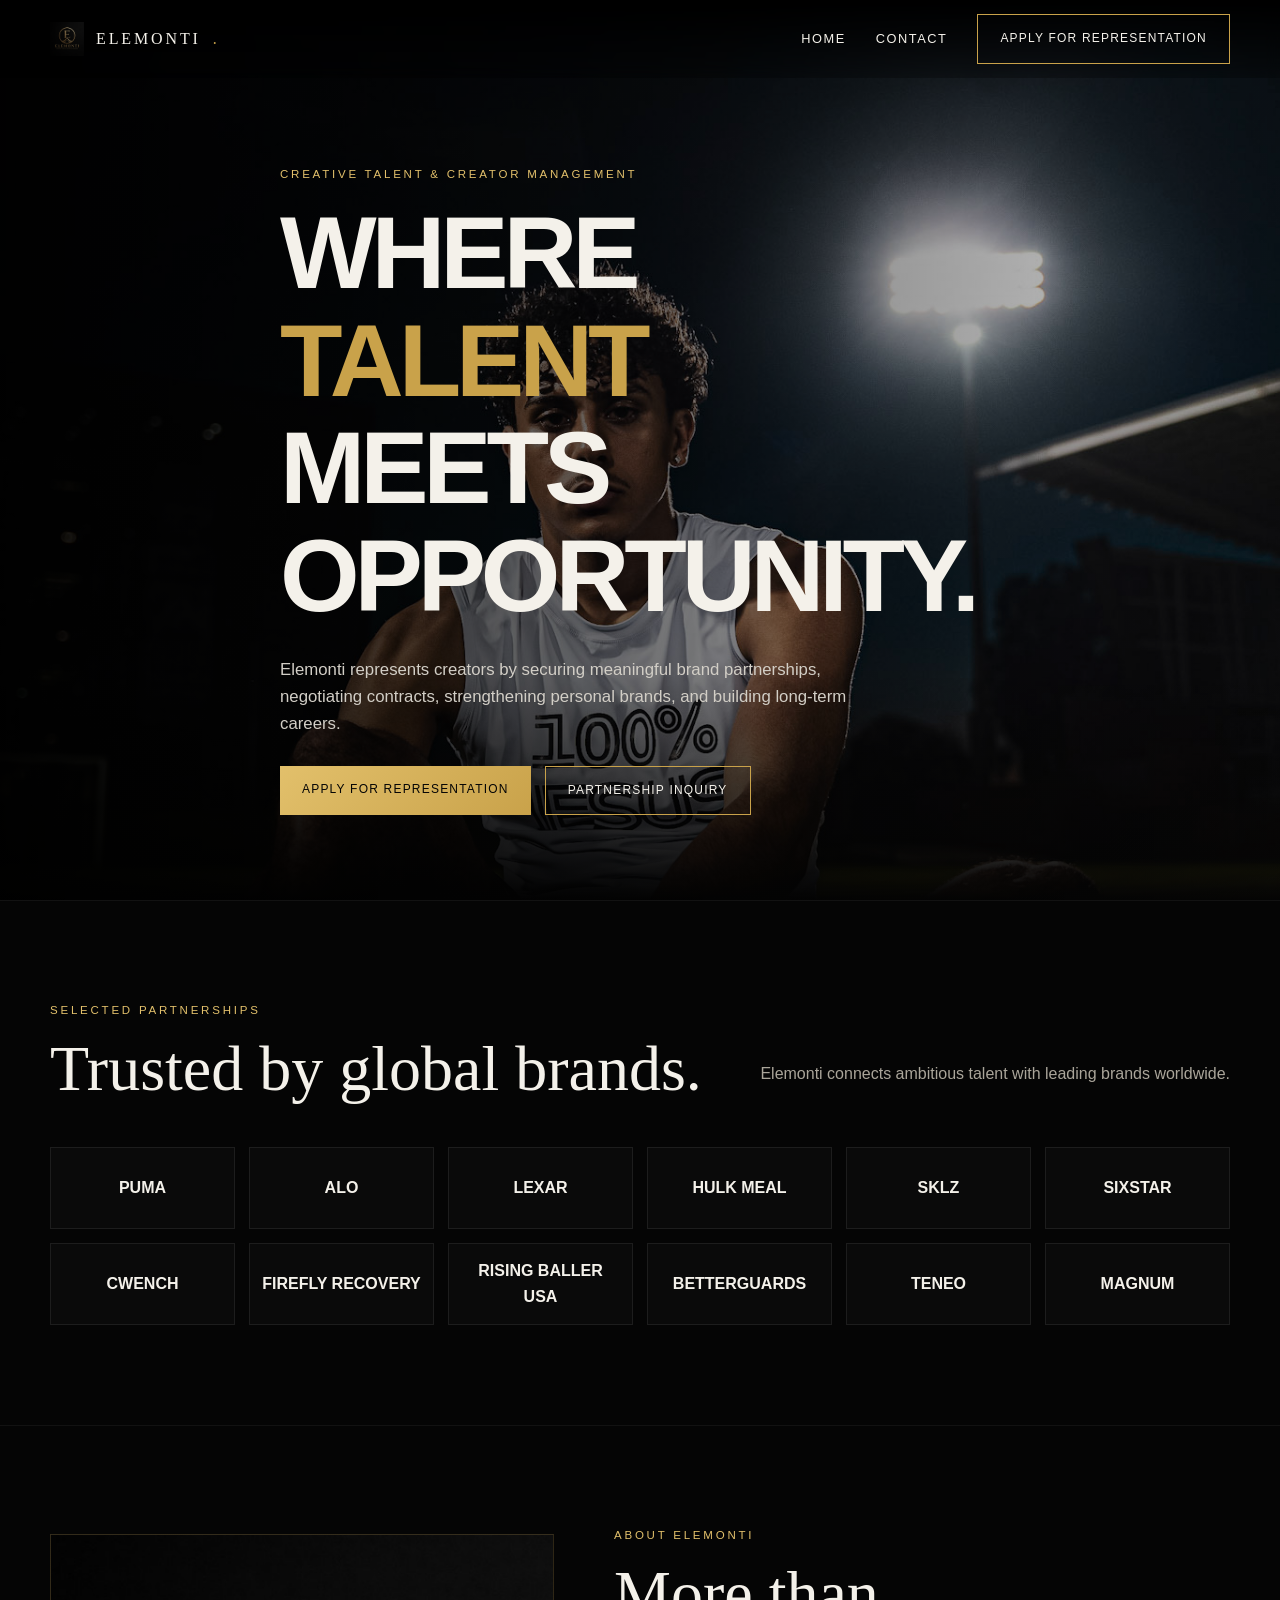
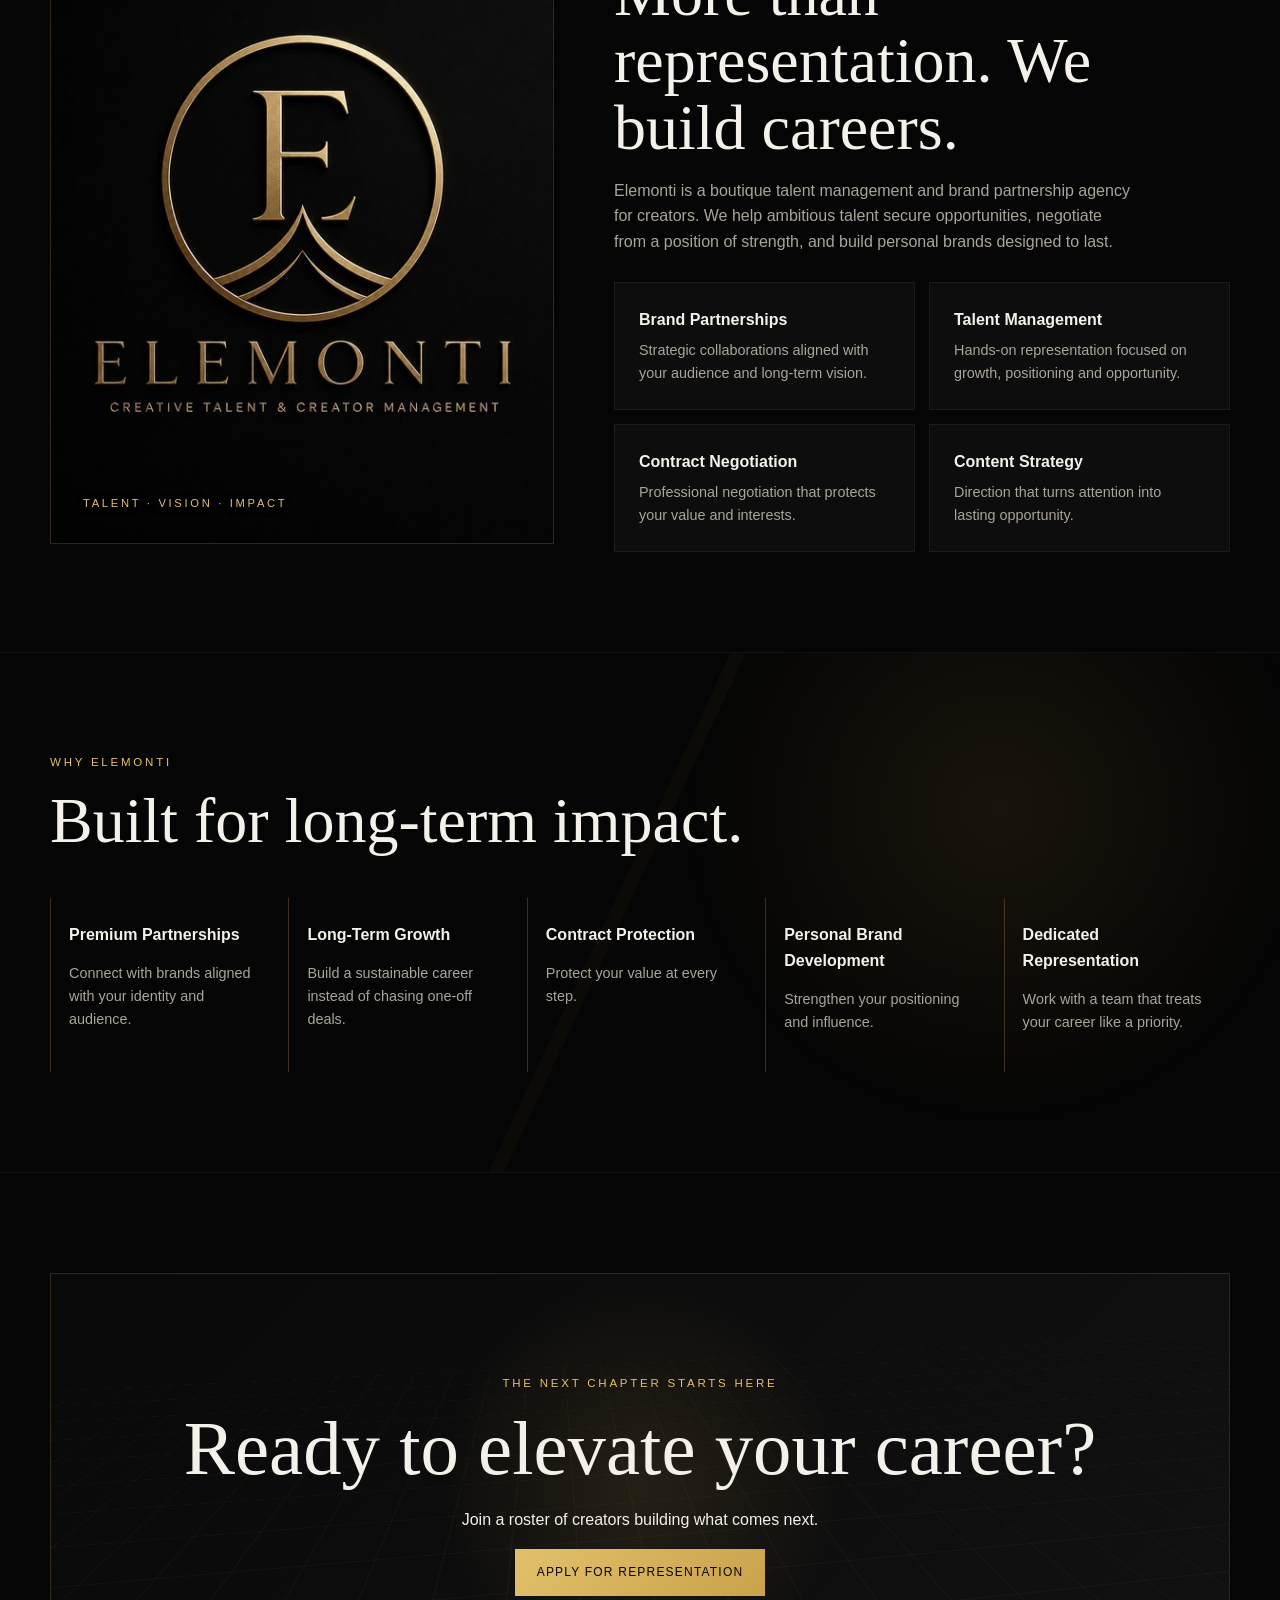
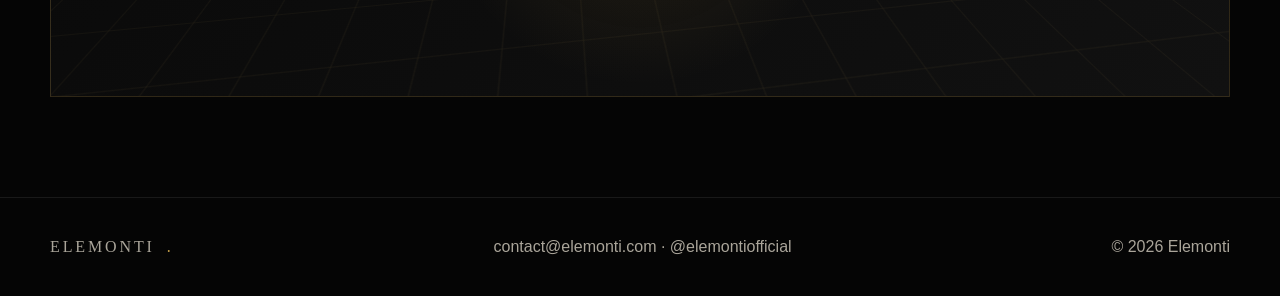
<file: index.html>
<!doctype html>
<html lang="en">
<head>
  <meta charset="utf-8">
  <meta name="viewport" content="width=device-width,initial-scale=1">
  <title>Elemonti — Talent & Creator Management</title>
  <meta name="description" content="Elemonti represents creators through brand partnerships, contract negotiation, content strategy and long-term career development.">
  <link rel="icon" type="image/png" sizes="32x32" href="assets/favicon-32.png">
  <link rel="icon" type="image/png" sizes="16x16" href="assets/favicon-16.png">
  <link rel="stylesheet" href="styles.css">
</head>
<body>
<header>
  <div class="container nav">
    <a class="brand" href="index.html"><img src="assets/logo-icon.png" alt="" class="brand-mark">ELEMONTI<span>.</span></a>
    <nav>
      <a href="index.html" class="nav-home">Home</a>
      <a href="contact.html">Contact</a>
      <a class="btn nav-apply" href="contact.html?inquiry=representation#inquiry-form"><span class="btn-full">Apply for Representation</span><span class="btn-short">Apply</span></a>
    </nav>
  </div>
</header>

<main>
  <section class="hero">
    <div class="container hero-content">
      <div class="eyebrow">Creative talent & creator management</div>
      <h1>Where <span>Talent</span><br>Meets Opportunity.</h1>
      <p>Elemonti represents creators by securing meaningful brand partnerships, negotiating contracts, strengthening personal brands, and building long-term careers.</p>
      <div class="actions">
        <a class="btn primary" href="contact.html?inquiry=representation#inquiry-form">Apply for Representation</a>
        <a class="btn" href="contact.html?inquiry=partnership#inquiry-form">Partnership Inquiry</a>
      </div>
    </div>
  </section>

  <section class="section">
    <div class="container">
      <div class="section-title">
        <div>
          <div class="eyebrow">Selected partnerships</div>
          <h2>Trusted by global brands.</h2>
        </div>
        <p>Elemonti connects ambitious talent with leading brands worldwide.</p>
      </div>
      <div class="logos" aria-label="Brand partners">
        <div class="logo">PUMA</div><div class="logo">ALO</div><div class="logo">LEXAR</div><div class="logo">HULK MEAL</div><div class="logo">SKLZ</div><div class="logo">SIXSTAR</div><div class="logo">CWENCH</div><div class="logo">FIREFLY RECOVERY</div><div class="logo">RISING BALLER USA</div><div class="logo">BETTERGUARDS</div><div class="logo">TENEO</div><div class="logo">MAGNUM</div>
      </div>
    </div>
  </section>

  <section class="section">
    <div class="container about">
      <div class="abstract-visual abstract-about" aria-hidden="true">
        <img src="assets/logo-mark.jpg" alt="" class="about-logo">
        <div class="abstract-caption">Talent · Vision · Impact</div>
      </div>
      <div class="copy">
        <div class="eyebrow">About Elemonti</div>
        <h2>More than representation. We build careers.</h2>
        <p>Elemonti is a boutique talent management and brand partnership agency for creators. We help ambitious talent secure opportunities, negotiate from a position of strength, and build personal brands designed to last.</p>
        <div class="services">
          <div class="service"><b>Brand Partnerships</b><span>Strategic collaborations aligned with your audience and long-term vision.</span></div>
          <div class="service"><b>Talent Management</b><span>Hands-on representation focused on growth, positioning and opportunity.</span></div>
          <div class="service"><b>Contract Negotiation</b><span>Professional negotiation that protects your value and interests.</span></div>
          <div class="service"><b>Content Strategy</b><span>Direction that turns attention into lasting opportunity.</span></div>
        </div>
      </div>
    </div>
  </section>

  <section class="section why-section">
    <div class="container">
      <div class="section-title">
        <div>
          <div class="eyebrow">Why Elemonti</div>
          <h2>Built for long-term impact.</h2>
        </div>
      </div>
      <div class="why">
        <div><b>Premium Partnerships</b><p>Connect with brands aligned with your identity and audience.</p></div>
        <div><b>Long-Term Growth</b><p>Build a sustainable career instead of chasing one-off deals.</p></div>
        <div><b>Contract Protection</b><p>Protect your value at every step.</p></div>
        <div><b>Personal Brand Development</b><p>Strengthen your positioning and influence.</p></div>
        <div><b>Dedicated Representation</b><p>Work with a team that treats your career like a priority.</p></div>
      </div>
    </div>
  </section>

  <section class="section">
    <div class="container">
      <div class="cta">
        <div class="cta-grid" aria-hidden="true"></div>
        <div class="cta-content">
          <div class="eyebrow">The next chapter starts here</div>
          <h2>Ready to elevate your career?</h2>
          <p>Join a roster of creators building what comes next.</p>
          <a class="btn primary" href="contact.html?inquiry=representation#inquiry-form">Apply for Representation</a>
        </div>
      </div>
    </div>
  </section>
</main>

<footer>
  <div class="container footer">
    <div class="brand">ELEMONTI<span>.</span></div>
    <div>contact@elemonti.com · @elemontiofficial</div>
    <div>© 2026 Elemonti</div>
  </div>
</footer>
<script src="script.js"></script>
</body>
</html>
</file>
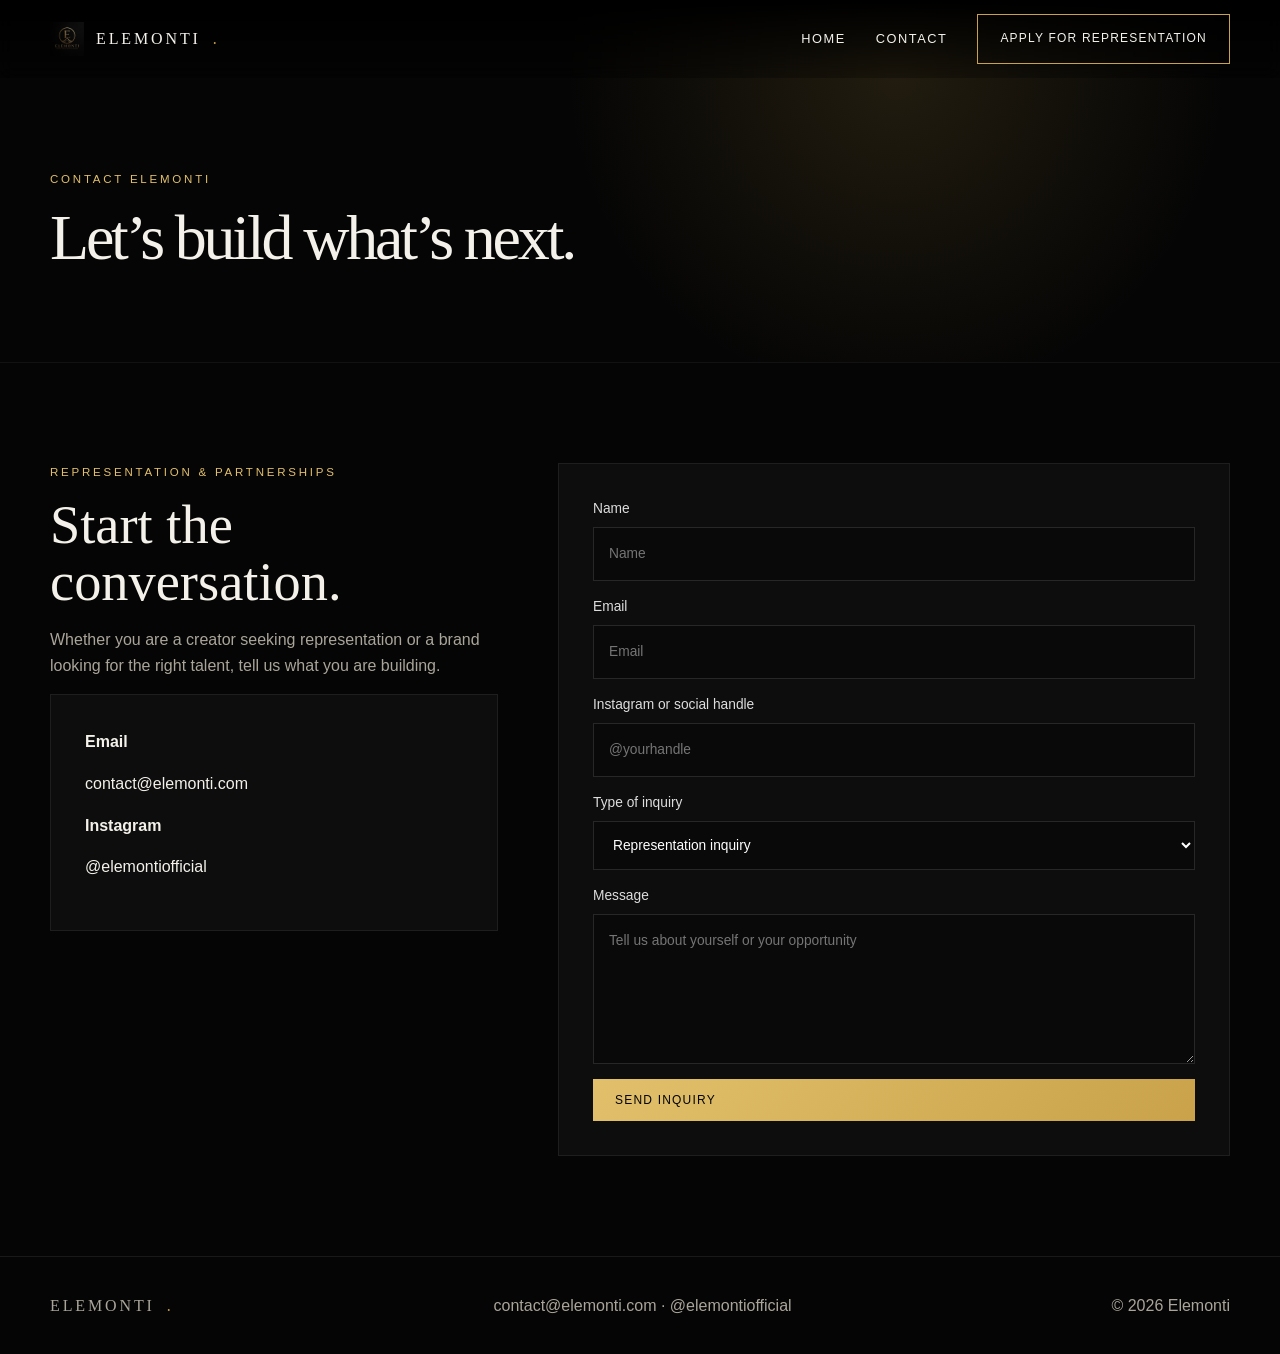
<file: contact.html>
<!doctype html>
<html lang="en">
<head>
  <meta charset="utf-8">
  <meta name="viewport" content="width=device-width,initial-scale=1">
  <title>Contact — Elemonti</title>
  <meta name="description" content="Contact Elemonti for representation and brand partnership inquiries.">
  <link rel="icon" type="image/png" sizes="32x32" href="assets/favicon-32.png">
  <link rel="icon" type="image/png" sizes="16x16" href="assets/favicon-16.png">
  <link rel="stylesheet" href="styles.css">
</head>
<body>
<header>
  <div class="container nav">
    <a class="brand" href="index.html"><img src="assets/logo-icon.png" alt="" class="brand-mark">ELEMONTI<span>.</span></a>
    <nav>
      <a href="index.html" class="nav-home">Home</a>
      <a href="contact.html">Contact</a>
      <a class="btn nav-apply" href="contact.html?inquiry=representation#inquiry-form"><span class="btn-full">Apply for Representation</span><span class="btn-short">Apply</span></a>
    </nav>
  </div>
</header>

<main>
  <section class="page-hero">
    <div class="container">
      <div class="eyebrow">Contact Elemonti</div>
      <h1>Let’s build what’s next.</h1>
    </div>
  </section>

  <section class="section">
    <div class="container contact">
      <div>
        <div class="eyebrow">Representation & partnerships</div>
        <h2 class="contact-heading">Start the conversation.</h2>
        <p class="contact-copy">Whether you are a creator seeking representation or a brand looking for the right talent, tell us what you are building.</p>
        <div class="card">
          <b>Email</b><p>contact@elemonti.com</p>
          <b>Instagram</b><p>@elemontiofficial</p>
        </div>
      </div>

      <div class="card" id="inquiry-form">
        <form action="mailto:contact@elemonti.com" method="post" enctype="text/plain">
          <label>Name<input name="name" placeholder="Name" required></label>
          <label>Email<input type="email" name="email" placeholder="Email" required></label>
          <label>Instagram or social handle<input name="social" placeholder="@yourhandle"></label>
          <label>Type of inquiry
            <select name="inquiry" id="inquiry-select">
              <option value="representation">Representation inquiry</option>
              <option value="partnership">Brand partnership inquiry</option>
              <option value="general">General inquiry</option>
            </select>
          </label>
          <label>Message<textarea name="message" placeholder="Tell us about yourself or your opportunity" required></textarea></label>
          <button class="btn primary" type="submit">Send Inquiry</button>
        </form>
      </div>
    </div>
  </section>
</main>

<footer>
  <div class="container footer">
    <div class="brand">ELEMONTI<span>.</span></div>
    <div>contact@elemonti.com · @elemontiofficial</div>
    <div>© 2026 Elemonti</div>
  </div>
</footer>
<script src="script.js"></script>
</body>
</html>
</file>
<file: styles.css>
:root{--bg:#050505;--panel:#0d0d0d;--text:#f4f1ea;--muted:#aaa59a;--gold:#c9a24a;--gold2:#e2c06b;--line:rgba(201,162,74,.28);--max:1180px}
*{box-sizing:border-box}html{scroll-behavior:smooth}body{margin:0;background:var(--bg);color:var(--text);font-family:Arial,sans-serif;line-height:1.6}a{color:inherit;text-decoration:none}img{display:block;max-width:100%}.container{width:min(var(--max),calc(100% - 40px));margin:auto}
header{position:fixed;inset:0 0 auto;z-index:20;background:linear-gradient(#000,rgba(0,0,0,.25));backdrop-filter:blur(8px)}.nav{height:78px;display:flex;align-items:center;justify-content:space-between}.brand{font-family:Georgia,serif;letter-spacing:.18em;display:inline-flex;align-items:center;gap:12px}.brand span{color:var(--gold)}.brand-mark{width:34px;height:34px;object-fit:contain;display:block}nav{display:flex;gap:30px;align-items:center;text-transform:uppercase;font-size:.8rem;letter-spacing:.12em}nav a:not(.btn){transition:color .25s ease}nav a:not(.btn):hover{color:var(--gold2)}
.btn{display:inline-flex;padding:14px 22px;border:1px solid var(--gold);text-transform:uppercase;font-size:.75rem;letter-spacing:.1em;transition:.25s;cursor:pointer}.btn-short{display:none}.btn.primary{background:linear-gradient(135deg,var(--gold2),var(--gold));color:#050505;border:0}.btn:hover{transform:translateY(-2px);box-shadow:0 12px 34px rgba(201,162,74,.14)}
.hero{min-height:100vh;display:grid;align-items:center;position:relative;overflow:hidden}.hero:before{content:"";position:absolute;inset:0;background:linear-gradient(90deg,rgba(0,0,0,.94),rgba(0,0,0,.55) 48%,rgba(0,0,0,.18)),linear-gradient(0deg,#050505,transparent 25%),url('assets/christopher.jpg') center 35%/cover no-repeat;filter:saturate(.75)}.hero-content{position:relative;z-index:2;max-width:720px;padding-top:80px}.eyebrow{color:var(--gold2);text-transform:uppercase;letter-spacing:.24em;font-size:.72rem;margin-bottom:16px}h1,h2,h3{line-height:1.05;margin:0}h1{font-size:clamp(3.5rem,8vw,7.5rem);text-transform:uppercase;letter-spacing:-.05em}h1 span{color:var(--gold)}.hero p{max-width:620px;color:#d2cec6;font-size:1.05rem;margin:28px 0}.actions{display:flex;gap:14px;flex-wrap:wrap}
.section{padding:100px 0;border-top:1px solid rgba(255,255,255,.05)}.section-title{display:flex;justify-content:space-between;gap:30px;align-items:end;margin-bottom:44px}.section-title h2,.copy h2,.page-hero h1{font-family:Georgia,serif;font-weight:500;text-transform:none;font-size:clamp(2.5rem,5vw,4.7rem)}.section-title p,.copy p{max-width:520px;color:var(--muted)}
.logos{display:grid;grid-template-columns:repeat(6,1fr);gap:14px}.logo{min-height:82px;display:grid;place-items:center;text-align:center;background:#0a0a0a;border:1px solid rgba(255,255,255,.08);padding:12px;font-weight:700;transition:.25s;cursor:default;user-select:none}.logo:hover{color:var(--gold2);border-color:var(--gold)}
.about{display:grid;grid-template-columns:.9fr 1.1fr;gap:60px;align-items:center}.abstract-visual{position:relative;min-height:610px;overflow:hidden;background:radial-gradient(circle at 50% 45%,rgba(201,162,74,.14),transparent 28%),linear-gradient(145deg,#080808,#111);border:1px solid rgba(201,162,74,.2)}.abstract-visual:before{content:"";position:absolute;inset:0;background-image:linear-gradient(rgba(201,162,74,.06) 1px,transparent 1px),linear-gradient(90deg,rgba(201,162,74,.06) 1px,transparent 1px);background-size:42px 42px;mask-image:linear-gradient(to bottom,transparent,#000 18%,#000 82%,transparent)}.about-logo{position:absolute;inset:0;width:100%;height:100%;object-fit:cover}.abstract-caption{position:absolute;left:32px;bottom:30px;text-transform:uppercase;letter-spacing:.24em;font-size:.7rem;color:var(--gold2);z-index:2;text-shadow:0 2px 8px rgba(0,0,0,.6)}
.services{display:grid;grid-template-columns:1fr 1fr;gap:14px;margin-top:28px}.service{padding:24px;background:var(--panel);border:1px solid rgba(255,255,255,.06);transition:border-color .3s ease,transform .3s ease}.service:hover{border-color:rgba(201,162,74,.4);transform:translateY(-2px)}.service span{display:block;color:var(--muted);font-size:.9rem;margin-top:6px}
.why-section{position:relative;overflow:hidden}.why-section:before{content:"";position:absolute;inset:0;background:radial-gradient(circle at 78% 30%,rgba(201,162,74,.1),transparent 30%),linear-gradient(115deg,transparent 0 48%,rgba(201,162,74,.035) 48% 49%,transparent 49% 100%);pointer-events:none}.why{display:grid;grid-template-columns:repeat(5,1fr);gap:12px;position:relative}.why div{padding:24px 18px;border-left:1px solid var(--line)}.why p{color:var(--muted);font-size:.9rem}
.cta{text-align:center;padding:100px 30px;position:relative;overflow:hidden;background:radial-gradient(circle at 50% 50%,rgba(201,162,74,.13),transparent 32%),linear-gradient(135deg,#090909,#111);border:1px solid rgba(201,162,74,.2)}.cta-grid{position:absolute;inset:-35%;background:repeating-linear-gradient(90deg,transparent 0 54px,rgba(201,162,74,.07) 54px 55px),repeating-linear-gradient(0deg,transparent 0 54px,rgba(201,162,74,.07) 54px 55px);transform:perspective(550px) rotateX(58deg) rotateZ(-8deg);opacity:.65}.cta-content{position:relative;z-index:1}.cta h2{font-family:Georgia,serif;font-size:clamp(2.6rem,6vw,5rem);font-weight:500;margin-bottom:18px}
.page-hero{padding:170px 0 90px;background:radial-gradient(circle at 70% 20%,rgba(201,162,74,.15),transparent 35%)}
.contact{display:grid;grid-template-columns:.8fr 1.2fr;gap:60px}.contact-heading{font-family:Georgia,serif;font-size:3.4rem;font-weight:500}.contact-copy{color:var(--muted)}.card{padding:34px;background:var(--panel);border:1px solid rgba(255,255,255,.07)}#inquiry-form:target{border-color:var(--gold);box-shadow:0 0 0 1px rgba(201,162,74,.22),0 18px 60px rgba(0,0,0,.22)}form{display:grid;gap:15px}label{display:grid;gap:7px;color:#ddd;font-size:.86rem}input,select,textarea{width:100%;background:#090909;color:#fff;border:1px solid rgba(255,255,255,.12);padding:15px;font:inherit}input:focus,select:focus,textarea:focus{outline:1px solid var(--gold);border-color:var(--gold)}textarea{min-height:150px}
footer{padding:36px 0;border-top:1px solid rgba(255,255,255,.08);color:var(--muted)}.footer{display:flex;justify-content:space-between;gap:20px}
@media(max-width:900px){nav a.nav-home{display:none}nav{gap:16px}.logos{grid-template-columns:repeat(3,1fr)}.about,.contact{grid-template-columns:1fr}.abstract-visual{min-height:520px}.why{grid-template-columns:1fr 1fr}}
@media(max-width:420px){.nav .btn-full{display:none}.nav .btn-short{display:inline}}
@media(max-width:600px){.container{width:min(100% - 24px,var(--max))}.hero{min-height:860px}.hero-content{align-self:end;padding-bottom:60px}.hero:before{background-position:62% center}.hero h1{font-size:clamp(2.3rem,10vw,3.4rem);line-height:1.2;letter-spacing:-.01em}.logos,.services{grid-template-columns:1fr 1fr}.why{grid-template-columns:1fr}.section{padding:75px 0}.footer{flex-direction:column}.abstract-visual{min-height:440px}}
</file>
